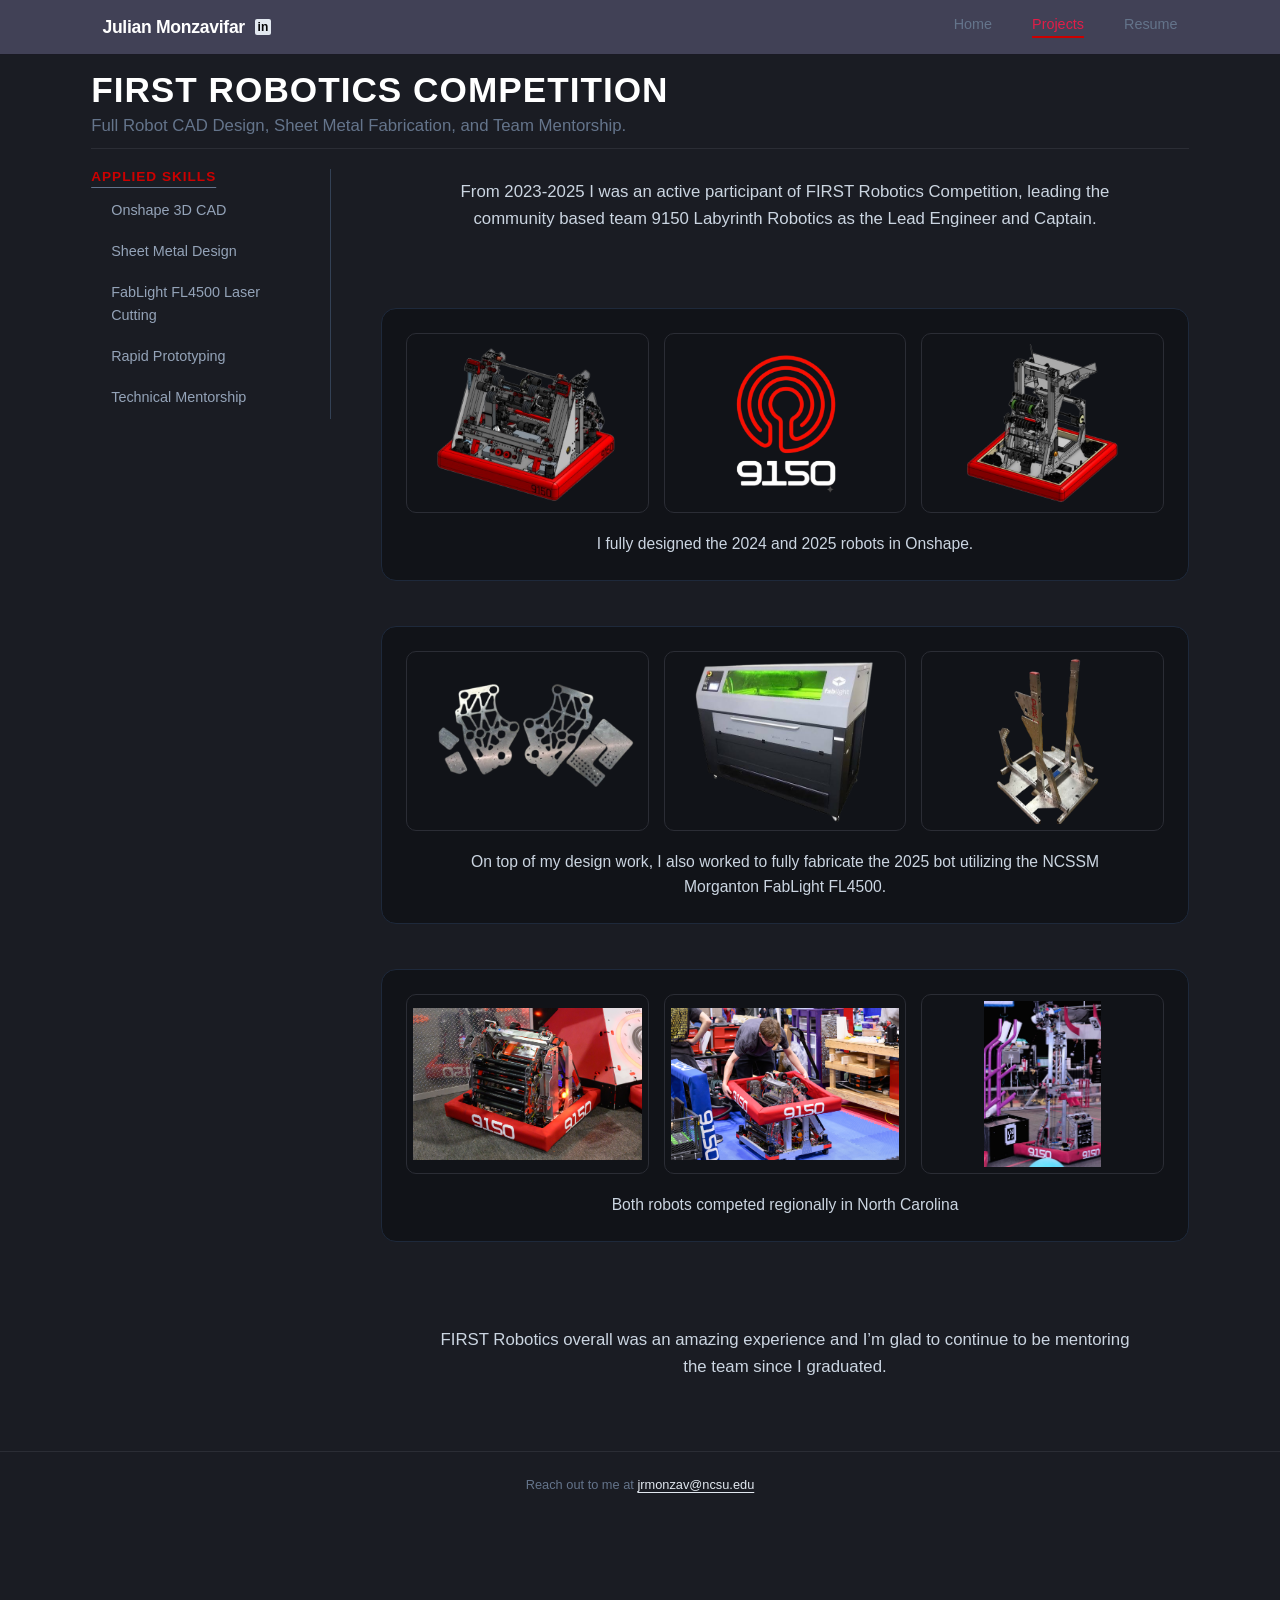
<file: FRCRobot.html>
<!DOCTYPE html>
<html lang="en">
<head>
    <meta charset="UTF-8">
    <meta name="viewport" content="width=device-width, initial-scale=1.0">
    <title>FIRST Robotics | Julian Monzavifar</title>
    <link rel="stylesheet" href="./style.css">
</head>
<body>

    <!-- Main Navigation Header -->
    <header class="main-nav">
        <div class="nav-left">
            <span class="nav-name">Julian Monzavifar</span>
            <a href="https://www.linkedin.com/in/julian-monzavifar/" target="_blank" class="linkedin-icon">in</a>
        </div>
        <nav class="nav-right">
            <a href="index.html" class="nav-item">Home</a>
            <a href="projects.html" class="nav-item active">Projects</a>
            <a href="resume.html" class="nav-item">Resume</a>
        </nav>
    </header>

    <!-- Main Project Wrapper -->
    <div class="project-container">
        
        <!-- Top Title Section -->
        <section class="project-header-section">
            <h1 class="section-title" style="font-size: 2.2rem; color: #ffffff; margin-bottom: 8px;">
                FIRST ROBOTICS COMPETITION
            </h1>
            <p style="color: #64748b; font-size: 1.05rem; max-width: 700px;">
                Full Robot CAD Design, Sheet Metal Fabrication, and Team Mentorship.
            </p>
        </section>

        <!-- Split Grid: Sticky Sidebar + Main Content -->
        <div class="project-content-grid">
            
            <!-- Left Sticky Sidebar -->
            <aside class="skills-sidebar-container">
                <h3 class="skills-heading">Applied Skills</h3>
                <ul class="skills-list">
                    <li>Onshape 3D CAD</li>
                    <li>Sheet Metal Design</li>
                    <li>FabLight FL4500 Laser Cutting</li>
                    <li>Rapid Prototyping</li>
                    <li>Technical Mentorship</li>
                </ul>
            </aside>

            <!-- Right Main Project Body -->
            <main class="project-main-body">

                <!-- Unboxed Top Intro Text -->
                <p style="text-align: center; max-width: 700px; margin: 10px auto 30px auto; font-size: 1.05rem; line-height: 1.6; color: #cbd5e1;">
                    From 2023-2025 I was an active participant of FIRST Robotics Competition, leading the community based team 9150 Labyrinth Robotics as the Lead Engineer and Captain.
                </p>

                <!-- Photo Display Card 1 (3 Horizontal Images) -->
                <div class="project-story-block vertical-card">
                    <div class="story-gallery-frame">
                        <img src="images/Projects/Robotics/2024CAD.png" alt="FRC 9150" class="gallery-img">
                        <img src="images/timeLine/9150Logo.png" alt="Robot CAD View 2" class="gallery-img">
                        <img src="images/Projects/Robotics/2025CAD.png" alt="Robot CAD View 3" class="gallery-img">
                    </div>
                    <div class="story-text">
                        <p>I fully designed the 2024 and 2025 robots in Onshape.</p>
                    </div>
                </div>

                <!-- Photo Display Card 2 (3 Horizontal Images) -->
                <div class="project-story-block vertical-card">
                    <div class="story-gallery-frame">
                        <img src="images/Projects/Robotics/SheetMetal.png" alt="lasercut metal" class="gallery-img">
                        <img src="images/machines Used/Fablight 4500.png" alt="FabLight FL4500 Metal Fabrication" class="gallery-img">
                        <img src="images/Projects/Robotics/robotFrame.PNG" alt="Final Assembly" class="gallery-img">
                    </div>
                    <div class="story-text">
                        <p>On top of my design work, I also worked to fully fabricate the 2025 bot utilizing the NCSSM Morganton FabLight FL4500.</p>
                    </div>
                </div>

                <div class="project-story-block vertical-card">
                    <div class="story-gallery-frame">
                        <img src="images/Projects/Robotics/2024RobotAtComp.jpg" alt="2024 competition" class="gallery-img">
                        <img src="images/Projects/Robotics/Placing Bumper.PNG" alt="placing bumper" class="gallery-img">
                        <img src="images/Projects/Robotics/ProtuesAtComp.jpg" alt="2025 competition" class="gallery-img">
                    </div>
                    <div class="story-text">
                        <p>Both robots competed regionally in North Carolina</p>
                    </div>
                </div>

                <!-- Final Unboxed Sign-off Line -->
                <p style="text-align: center; max-width: 700px; margin: 40px auto 10px auto; font-size: 1.05rem; line-height: 1.6; color: #cbd5e1;">
                    FIRST Robotics overall was an amazing experience and I’m glad to continue to be mentoring the team since I graduated.
                </p>

            </main>

        </div>
    </div>

    <footer class="simple-footer">
        <p>Reach out to me at <a href="mailto:jrmonzav@ncsu.edu" class="footer-email">jrmonzav@ncsu.edu</a></p>
    </footer>

</body>
</html>
</file>
<file: style.css>
/* ==========================================================================
   1. CORE VARIABLES, RESET, & GLOBAL LAYOUT
   ========================================================================== */
* {
    margin: 0;
    padding: 0;
    box-sizing: border-box;
    font-family: -apple-system, BlinkMacSystemFont, "Segoe UI", Roboto, Helvetica, Arial, sans-serif;
}

body {
    background-color: #1a1c23;
    color: #e2e8f0;
    padding-bottom: 100px;
    width: 100%;
    overflow-x: hidden; /* Hard safety gate to stop horizontal scroll */
}

.main-layout-grid {
    display: grid;
    grid-template-columns: 420px minmax(0, 1fr);
    gap: 60px;
    max-width: 1400px;
    margin: 50px auto 0 auto;
    padding: 0 4%;
    width: 100%;
}

.main-layout-grid-full {
    max-width: 1400px;
    margin: 50px auto 0 auto;
    padding: 0 4%;
    width: 100%;
}

.flex-center {
    display: flex;
    justify-content: center;
}

.section-title {
    font-size: 0.9rem;
    font-weight: 700;
    color: #64748b;
    margin-bottom: 35px;
    letter-spacing: 1px;
    padding-top: 20px;
}

/* ==========================================================================
   2. FLOATING NAVIGATION HEADER (Sticky Viewport Layer)
   ========================================================================== */
.main-nav {
    position: fixed;
    top: 0;
    left: 0;
    width: 100%;
    height: 55px;
    display: flex;
    justify-content: space-between;
    align-items: center;
    background-color: rgba(70, 70, 92, 0.9);
    backdrop-filter: blur(10px);
    padding: 0 8%;
    border-bottom: 1px solid #1a1a24;
    z-index: 9999;
}

.nav-left {
    display: flex;
    align-items: center;
    gap: 10px;
}

.nav-name {
    font-size: 1.1rem;
    font-weight: 700;
    letter-spacing: -0.3px;
    color: #ffffff;
}

.linkedin-icon {
    background-color: #e2e8f0;
    color: #050507;
    font-weight: 900;
    font-size: 0.75rem;
    width: 16px;
    height: 16px;
    display: flex;
    align-items: center;
    justify-content: center;
    border-radius: 2px;
    text-decoration: none;
}

.nav-right {
    display: flex;
    gap: 40px;
}

.nav-item {
    color: #64748b;
    text-decoration: none;
    font-size: 0.9rem;
    font-weight: 500;
    padding-bottom: 4px;
    border-bottom: 2px solid transparent;
    cursor: pointer;
    transition: color 0.2s ease;
}

.nav-item:hover {
    color: #ffffff;
}

.nav-item.active {
    color: #e11d48;
    border-bottom-color: #cc0000;
}

/* ==========================================================================
   3. HERO SECTION W/ 3-IMAGE COLLAGE BACKGROUND
   ========================================================================== */
.hero-section {
    position: relative;
    width: 100%;
    height: 550px;
    margin-top: 55px;
    padding: 40px 4%;
    border-bottom: 1px solid #1a1a24;
    overflow: hidden;
}

.hero-collage-bg {
    position: absolute;
    top: 0;
    left: 0;
    width: 100%;
    height: 100%;
    display: grid;
    grid-template-columns: repeat(3, minmax(0, 1fr));
    gap: 0;
    z-index: 1;
}

.collage-pane {
    position: relative;
    width: 100%;
    height: 100%;
    overflow: hidden;
    border-right: 1px solid rgba(255, 255, 255, 0.08);
}

.collage-pane:last-child {
    border-right: none;
}

.hero-pane-img {
    width: 100%;
    height: 100%;
    object-fit: cover;
    object-position: center center;
    display: block;
    filter: brightness(0.7) contrast(1.05);
}

.hero-content {
    position: relative;
    z-index: 3;
    max-width: 650px;
    pointer-events: auto;
}

.profile-frame {
    width: 110px;
    height: 110px;
    border-radius: 50%;
    border: 2px solid #334155;
    overflow: hidden;
    margin-bottom: 15px;
    background-color: #1e293b;
    box-shadow: 0 4px 12px rgba(0, 0, 0, 0.5);
}

.avatar {
    width: 100%;
    height: 100%;
    object-fit: cover;
}

.hero-title {
    font-size: 2.4rem;
    font-weight: 800;
    margin-bottom: 5px;
    color: #ffffff;
    letter-spacing: -0.5px;
    text-decoration: underline;
    text-decoration-color: white;
    text-underline-offset: 6px;
}

.hero-subtitle {
    font-size: 1.3rem;
    color: #ffffff;
    margin-bottom: 15px;
}

.hero-description {
    font-size: 1.05rem;
    color: #ffffff;
    line-height: 1.5;
}

.hero-description strong {
    color: #ffffff;
    font-weight: 600;
}

/* ==========================================================================
   4. VERTICAL PILLAR TRACK TIMELINE
   ========================================================================== */
.timeline-column {
    position: relative;
    width: 100%;
}

.vertical-timeline-wrapper {
    position: relative;
    height: 700px;
    width: 100%;
    margin-top: 10px;
}

.vertical-timeline-wrapper::after {
    content: "";
    position: absolute;
    left: 0;
    width: 200px;
    height: 100%;
    top: 0;
    pointer-events: none;
    z-index: 10;
    background: linear-gradient(
        to bottom,
        transparent 0px,
        transparent 250px,
        #1a1c23 250px, #1a1c23 260px,
        transparent 260px,
        transparent 340px,
        #1a1c23 340px, #1a1c23 350px,
        transparent 350px
    );
}

/* Date Guides */
.timeline-date-guide {
    position: absolute;
    left: 0;
    font-size: 0.75rem;
    font-weight: 700;
    color: #64748b;
    text-align: right;
    width: 60px;
    line-height: 1.2;
    letter-spacing: 0.3px;
}

.guide-present      { top: 120px; }
.guide-summer-26   { top: 280px; }
.guide-summer-25   { top: 560px; }
.guide-high-school  { bottom: 20px; }

/* Pillars Base & Styles */
.pillar {
    position: absolute;
    width: 14px;
    border-radius: 3px;
}

.pillar-red   { background-color: #d32f2f; }
.pillar-blue  { background-color: #1976d2; }
.pillar-white { background-color: #ffffff; }
.pillar-slate { background-color: #475569; }
.pillar-amber { background-color: #d32f2f; }

/* Pillar Positions */
.pillar-1 { left: 80px; top: 20px; height: 550px; }
.pillar-2 { left: 102px; top: 80px; height: 490px; }
.pillar-3 { left: 124px; top: 150px; height: 420px; }
.pillar-mid-1 { left: 146px; top: 260px; height: 80px; }

.pillar-hs-1 { left: 80px; bottom: 10px; height: 100px; }
.pillar-hs-2 { left: 102px; bottom: 10px; height: 60px; }

/* Floating Logos */
.timeline-logos-container {
    position: relative;
    width: 100%;
    height: 100%;
}

.logo-node {
    position: absolute;
    display: flex;
    align-items: center;
}

.timeline-logo {
    width: auto;
    object-fit: contain;
    display: block;
}

.node-ncsu   { top: 20px; left: 110px; }
.node-baja   { top: 85px; left: 132px; }
.node-camal  { top: 155px; left: 154px; }
.node-weldon { top: 280px; left: 176px; }
.node-ncssm  { bottom: 75px; left: 100px; }
.node-frc    { bottom: 30px; left: 130px; }

/* ==========================================================================
   5. SHOWCASE MATRICES & RESUME COMPONENTS
   ========================================================================== */
.showcase-column {
    max-width: 100%;
    overflow: hidden;
}

.matrix-grid-triple {
    display: grid;
    grid-template-columns: repeat(3, 1fr);
    gap: 15px;
}

.matrix-grid-triple.align-bottom {
    align-items: flex-end;
}

.project-matrix-card {
    position: relative;
    width: 100%;
    aspect-ratio: 4 / 3;
    background-color: transparent;
    border: 2px solid #1e293b;
    overflow: hidden;
    transition: border-color 0.2s ease;
}

.project-matrix-card:hover {
    border-color: #e11d48 !important;
}

.project-matrix-card img {
    width: 100%;
    height: 100%;
    object-fit: cover;
    opacity: 0.7;
    transition: opacity 0.2s ease;
    display: block;
}

.project-matrix-card:hover img {
    opacity: 0.9;
}

.card-title-overlay {
    position: absolute;
    bottom: 0;
    inset-x: 0;
    background: linear-gradient(to top, #0a0a0c 0%, rgba(10,10,12,0.6) 80%, transparent 100%);
    padding: 15px 12px 12px 12px;
    font-size: 0.8rem;
    font-weight: 600;
    line-height: 1.3;
    color: #ffffff;
}

.tool-matrix-card {
    display: flex;
    flex-direction: column;
    width: 100%;
}

.blueprint-frame {
    border: 2px solid #1e293b;
    background-color: transparent;
    padding: 10px;
    margin-bottom: 12px;
    display: flex;
    justify-content: center;
    align-items: center;
    width: 100%;
    aspect-ratio: 4 / 3;
    overflow: hidden;
}

.tool-matrix-card img {
    width: 100%;
    height: 100%;
    object-fit: contain;
    display: block;
}

.tool-meta h4 {
    font-size: 0.85rem;
    font-weight: 700;
    color: #ffffff;
    margin-bottom: 2px;
}

.tool-meta p {
    font-size: 0.75rem;
    color: #475569;
    font-weight: 500;
}

.resume-frame-wrapper {
    width: 100%;
    max-width: 800px;
    margin-top: 20px;
}

.pdf-container-box {
    width: 100%;
    height: 500px;
    border: 1px dashed #2d3748;
    background-color: transparent;
    display: flex;
    flex-direction: column;
    justify-content: center;
    align-items: center;
    gap: 20px;
    color: #64748b;
}

/* ==========================================================================
   6. INTERACTIVE HORIZONTAL CAROUSEL SYSTEM
   ========================================================================== */
.carousel-stage-container {
    width: 100%;
    overflow: hidden;
    background-color: transparent;
    border: 1px solid #161e2b;
    padding: 15px;
    position: relative;
    box-sizing: border-box;
}

.carousel-scroll-track {
    display: flex;
    gap: 15px;
    overflow-x: auto;
    width: 100%;
    scroll-snap-type: x mandatory;
    scrollbar-width: none;
    -webkit-overflow-scrolling: touch;
}

.carousel-scroll-track::-webkit-scrollbar {
    display: none;
}

.carousel-card-item {
    flex: 0 0 calc(33.333% - 10px);
    min-width: 200px;
    scroll-snap-align: start;
    transition: transform 0.3s cubic-bezier(0.16, 1, 0.3, 1);
    box-sizing: border-box;
}

.carousel-card-item:hover {
    transform: translateY(-2px);
}

.carousel-item-link {
    text-decoration: none;
    display: block;
    width: 100%;
    height: 100%;
}

/* ==========================================================================
   7. FOOTER
   ========================================================================== */
.simple-footer {
    width: 100%;
    margin-top: 60px;
    padding: 25px 0 30px 0;
    border-top: 1px solid #2b2d35;
    text-align: center;
}

.simple-footer p {
    margin: 0;
    font-size: 0.8rem;
    color: #64748b;
}

.footer-email {
    color: #e2e8f0;
    text-decoration: underline;
    text-underline-offset: 3px;
    transition: color 0.2s ease;
}

.footer-email:hover {
    color: #e11d48;
}

/* ==========================================================================
   8. RESPONSIVE BREAKPOINTS
   ========================================================================== */
@media (max-width: 1024px) {
    .main-layout-grid {
        display: flex;
        flex-direction: column-reverse;
        gap: 50px;
    }

    .matrix-grid-triple {
        grid-template-columns: repeat(2, 1fr);
    }
}

@media (max-width: 768px) {
    .main-nav {
        padding: 0 4%;
    }

    .nav-right {
        gap: 20px;
    }

    .hero-section {
        height: 500px;
        padding: 30px 5%;
    }

    .hero-collage-bg {
        grid-template-columns: 1fr;
    }

    .collage-left, 
    .collage-right {
        display: none !important;
    }

    .collage-center {
        display: block !important;
        width: 100%;
        height: 100%;
        border-right: none;
    }

    .collage-center .hero-pane-img {
        object-fit: cover;
        object-position: center top;
    }

    .hero-overlay {
        display: none !important;
    }

    .matrix-grid-triple {
        grid-template-columns: 1fr;
    }

    .carousel-card-item {
        flex: 0 0 85% !important;
    }
}
/* ==========================================================================
   PROJECT PAGE LAYOUT & STICKY SKILLS SIDEBAR
   ========================================================================== */
.project-container {
    max-width: 1400px;
    margin: 0 auto;
    padding: 100px 4% 0 4%; /* Top padding clears fixed nav */
}

/* Tighten the header container and force the border line up */
.project-header-section {
    margin-bottom: 0 !important;
    padding-bottom: 12px !important;
}

/* Remove default heading margins inside the project header */
.project-header-section h1,
.project-header-section .section-title {
    margin-bottom: 6px !important;
}

.project-header-section p {
    margin-bottom: 0 !important;
}

/* Pull the content grid line directly up against the header */
.project-content-grid {
    border-top: 1px solid #2b2d35;
    padding-top: 20px !important; /* Reduced from 35px to pull content closer */
    margin-top: 0 !important;
}

/* Sticky Skills Sidebar */
.skills-sidebar-container {
    position: sticky;
    top: 75px; /* Distance from top when floating down */
    padding-right: 30px;
    border-right: 1px solid #334155; /* Vertical line separator */
}

.skills-heading {
    font-size: 1.25rem;
    font-weight: 700;
    color: #ffffff;
    margin-bottom: 15px;
    letter-spacing: -0.3px;
    text-transform: uppercase;
    text-decoration: underline;
    text-underline-offset: 6px;
    text-decoration-color: #64748b;
}

.skills-list {
    list-style-type: disc;
    padding-left: 20px;
    margin: 0;
}

.skills-list li {
    font-size: 0.9rem;
    color: #94a3b8;
    line-height: 1.6;
    margin-bottom: 10px;
}

/* Right Main Content Area */
.project-main-body {
    min-height: 800px; /* Gives room to test the sticky scrolling */
    color: #cbd5e1;
    line-height: 1.7;
}

/* Responsive collapse for tablet/mobile */
@media (max-width: 868px) {
    .project-content-grid {
        grid-template-columns: 1fr;
        gap: 30px;
    }

    .skills-sidebar-container {
        position: relative;
        top: 0;
        border-right: none;
        border-bottom: 1px solid #334155;
        padding-right: 0;
        padding-bottom: 25px;
    }
}

/* ==========================================================================
   PROJECT PAGE STORY BLOCKS (Text + Photo Pairings)
   ========================================================================== */
.project-container {
    max-width: 1200px;
    margin: 50px auto 0 auto;
    padding: 0 4%;
}

.project-content-grid {
    display: grid;
    grid-template-columns: 240px 1fr;
    gap: 50px;
    margin-top: 40px;
}

.skills-sidebar-container {
    position: sticky;
    top: 80px;
    height: fit-content;
}

.skills-heading {
    font-size: 0.85rem;
    color: #cc0000;
    text-transform: uppercase;
    letter-spacing: 1px;
    margin-bottom: 15px;
}

.skills-list {
    list-style: none;
    display: flex;
    flex-direction: column;
    gap: 8px;
    color: #94a3b8;
    font-size: 0.9rem;
}

/* Individual Story Block Rows */
.project-main-body {
    display: flex;
    flex-direction: column;
    gap: 45px;
}

.project-story-block {
    display: grid;
    grid-template-columns: 1fr 1fr;
    gap: 25px;
    align-items: center;
    background-color: #111318;
    border: 1px solid #1e293b;
    padding: 24px;
    border-radius: 15px;
}

/* Flips photo to the left on alternating rows */
.project-story-block.image-left {
    grid-template-areas: "img text";
}

.project-story-block.image-left .story-text {
    grid-area: text;
}

.project-story-block.image-left .story-image-frame {
    grid-area: img;
}

.story-text p {
    font-size: 0.98rem;
    line-height: 1.6;
    color: #cbd5e1;
}

.story-signoff {
    display: block;
    margin-top: 10px;
    font-weight: 700;
    color: #cc0000;
}

/* Image Frame Container */
/* Universal image frame styling for project story blocks */


/* Forces both left and right block images to match completely */
.story-img {
    width: 100%;
    height: 100%;
    object-fit: contain; /* Prevents cropping */
    padding: 12px;       /* Keeps uniform inner spacing */
    box-sizing: border-box;
    border-radius: 15px;  /* Adds a subtle corner radius */
}

/* Responsive collapse for small screens */
/* Responsive collapse for small screens */
@media (max-width: 900px) {
    .project-content-grid {
        grid-template-columns: 1fr;
        gap: 25px; /* Tightens space between header, sidebar, and body */
    }
    
    /* Applied Skills Box - Mobile Tweaks */
    .skills-sidebar-container {
        position: static;           /* Removes sticky behavior on mobile */
        top: auto;
        padding-right: 0;
        border-right: none;         /* Removes vertical separator line */
        border-bottom: 1px solid #334155; /* Adds horizontal separator line instead */
        padding-bottom: 20px;
        
        /* Solid background styling */
        background-color: #1a1c23; 
        border: 1px solid #1e293b;
        padding: 16px 20px;
        border-radius: 8px;
    }
}

/* ==========================================================================
   VERTICAL CARDS WITH 3-PHOTO HORIZONTAL GALLERY
   ========================================================================== */
.project-story-block.vertical-card {
    display: flex;
    flex-direction: column;
    align-items: center;
    text-align: center;
    gap: 18px;
    padding: 24px;
}

/* Container for the 3 horizontal photos */
.story-gallery-frame {
    display: grid;
    grid-template-columns: repeat(3, 1fr);
    gap: 15px;
    width: 100%;
}

/* If the gallery has exactly 2 images, switch to a centered 2-column layout */
.story-gallery-frame:has(> .gallery-img:nth-last-child(2):first-child) {
    grid-template-columns: repeat(2, minmax(0, 350px));
    justify-content: center;
}

/* Individual gallery image styling */
.gallery-img {
    width: 100%;
    height: 180px;            /* Uniform height container */
    object-fit: contain;      /* Fits the entire image inside without cropping or zooming */
    background-color: #111318; /* Dark background behind non-square images */
    padding: 6px;             /* Breathing room around the uncropped image */
    box-sizing: border-box;
    border-radius: 10px;
    border: 1px solid #2b2d35;
    transition: transform 0.2s ease-in-out;
}

.gallery-img:hover {
    transform: scale(1.02);   /* Subtle hover effect for visual pop */
}

.project-story-block.vertical-card .story-text {
    width: 100%;
    max-width: 700px;
}

.project-story-block.vertical-card .story-text p {
    font-size: 0.98rem;
    color: #cbd5e1;
}

/* Responsive adjustment for small/mobile screens */
@media (max-width: 768px) {
    .story-gallery-frame {
        grid-template-columns: 1fr; /* Stacks images vertically on small mobile screens */
    }
    
    .gallery-img {
        height: 220px;
    }

    /* Mobile reordering rules */
    .story-gallery-frame .gallery-img:nth-child(2) {
        order: 1; /* Middle image goes to the top */
    }

    .story-gallery-frame .gallery-img:nth-child(1) {
        order: 2; /* First image goes to the 2nd position */
    }

    .story-gallery-frame .gallery-img:nth-child(3) {
        order: 3; /* Third image stays at the bottom */
    }
}

/* ==========================================================================
   UNLIMITED PHOTO GALLERY (3-COLUMN GRID)
   ========================================================================== */
.scrapped-gallery-container {
    width: 100%;
    margin-top: 15px;
}

.scrapped-gallery-grid {
    display: grid;
    grid-template-columns: repeat(3, 1fr); /* 3 equal columns */
    gap: 16px; /* Spacing between photos */
    width: 100%;
}

.scrapped-gallery-item {
    aspect-ratio: 4 / 3; /* Keeps all photos uniform in shape */
    overflow: hidden;
    border-radius: 6px;
    border: 1px solid #2b2d35;
    background-color: #111319;
}

.scrapped-gallery-item img {
    width: 100%;
    height: 100%;
    object-fit: cover; /* Crops image neatly into the frame without stretching */
    display: block;
    transition: transform 0.3s ease;
}

/* Subtle zoom effect on hover */
.scrapped-gallery-item:hover img {
    transform: scale(1.05);
}

/* Responsive: 2 columns on tablets, 1 column on mobile screens */
@media (max-width: 768px) {
    .scrapped-gallery-grid {
        grid-template-columns: repeat(2, 1fr);
    }
}

@media (max-width: 480px) {
    .scrapped-gallery-grid {
        grid-template-columns: 1fr;
    }
}
</file>
